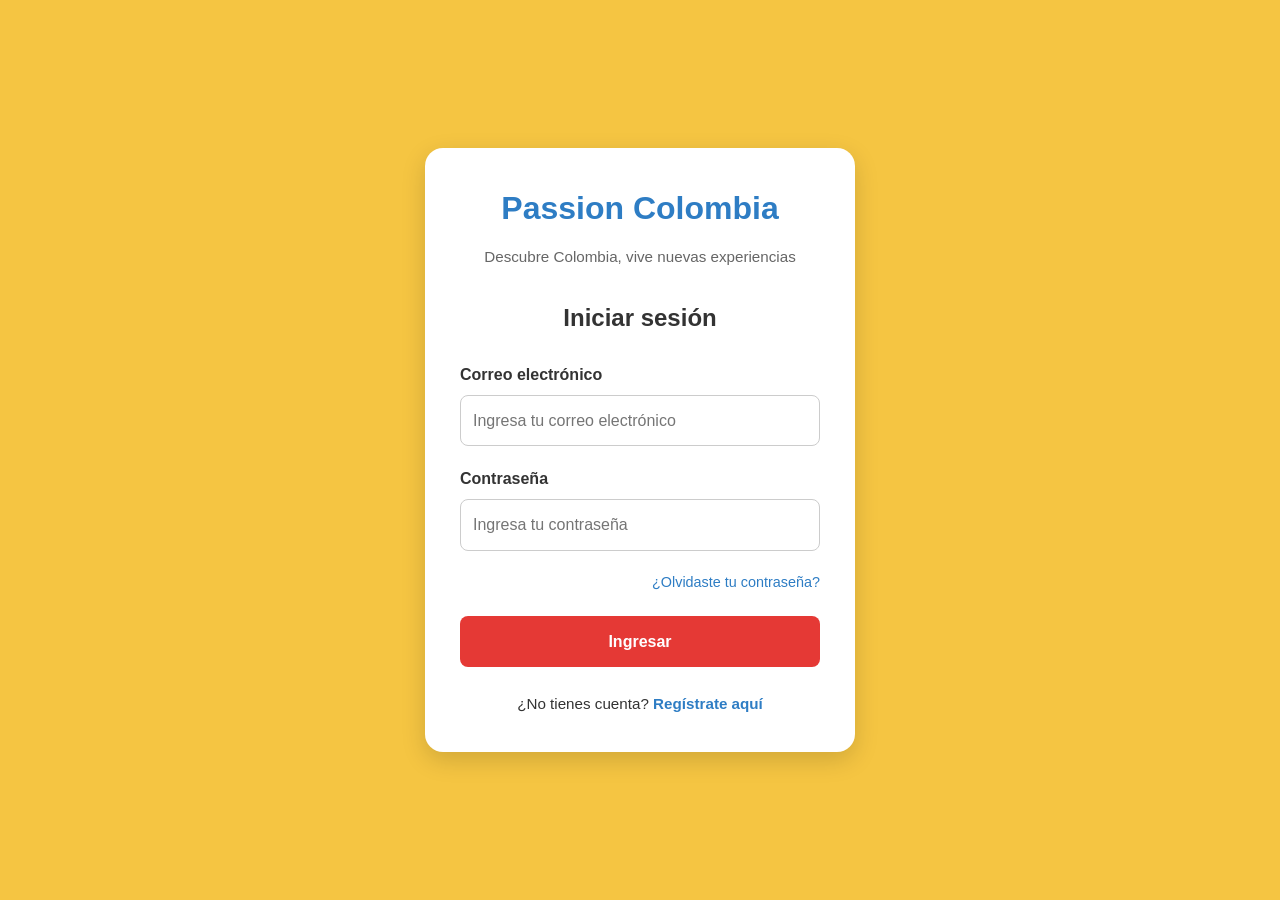
<file: index.html>
<!DOCTYPE html>
<html lang="es">

<head>
    <meta charset="UTF-8">
    <meta name="viewport" content="width=device-width, initial-scale=1.0">

    <title>Passion Colombia | Iniciar sesión</title>

    <link rel="stylesheet" href="css/estilos.css">
</head>

<body>

    <main class="contenedor-login">

        <section class="tarjeta-login">

            <header class="encabezado-login">
                <h1>Passion Colombia</h1>
                <p>Descubre Colombia, vive nuevas experiencias</p>
            </header>

            <h2>Iniciar sesión</h2>

            <form id="formulario-login">

                <div class="grupo-campo">
                    <label for="usuario">Correo electrónico</label>
                    <input
                        type="email"
                        id="usuario"
                        name="usuario"
                        placeholder="Ingresa tu correo electrónico"
                        autocomplete="email"
                        required>
                </div>

                <div class="grupo-campo">
                    <label for="contrasena">Contraseña</label>
                    <input
                        type="password"
                        id="contrasena"
                        name="contrasena"
                        placeholder="Ingresa tu contraseña"
                        autocomplete="current-password"
                        required>
                </div>

                <a href="#" id="enlace-recuperar" class="enlace-recuperar">
                    ¿Olvidaste tu contraseña?
                </a>

                <button type="submit" class="boton-principal">
                    Ingresar
                </button>

            </form>

            <p class="texto-registro">
                ¿No tienes cuenta?
                <a href="registro.html">Regístrate aquí</a>
            </p>

        </section>

    </main>

    <script src="js/app.js"></script>

</body>

</html>
</file>
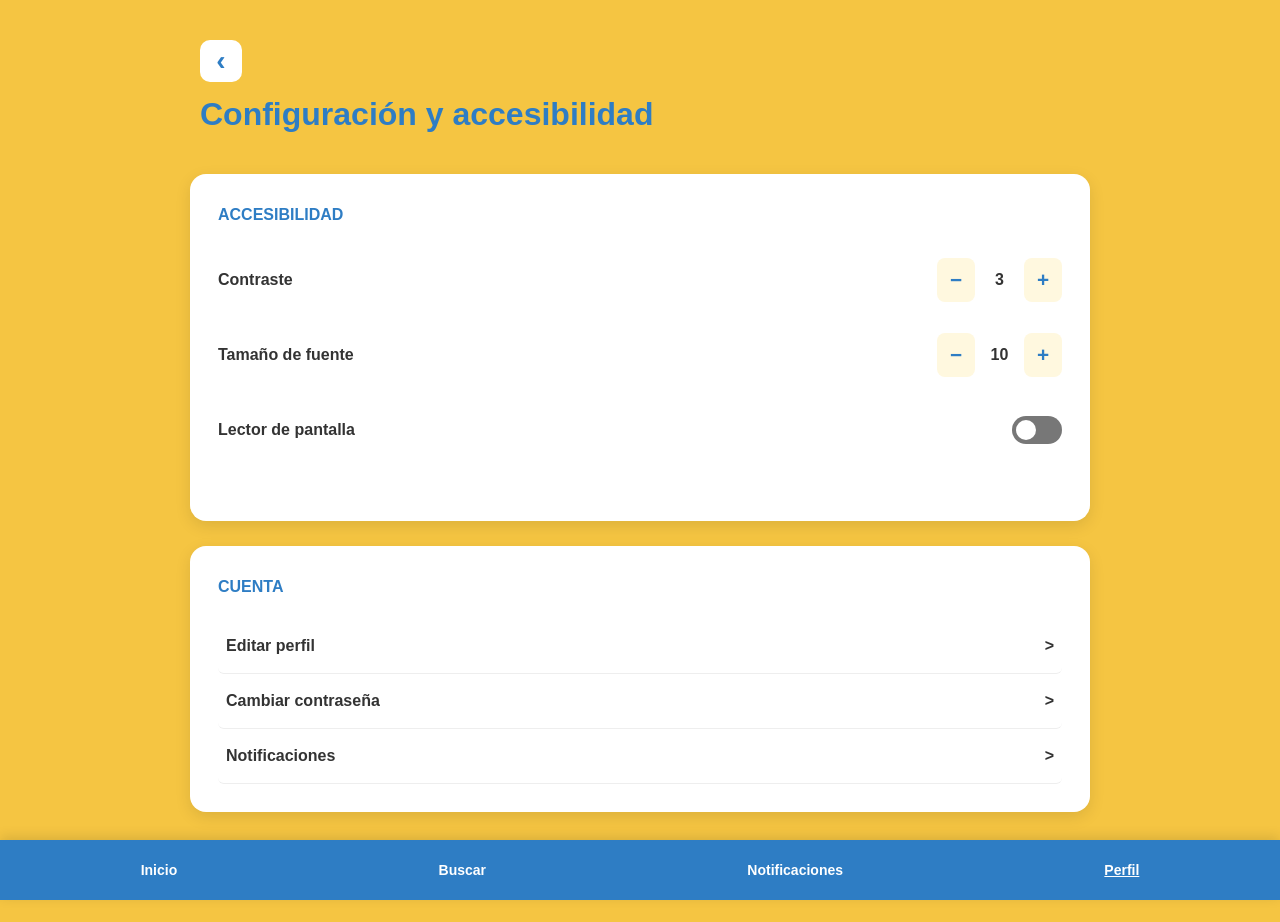
<file: configuracion.html>
<!DOCTYPE html>
<html lang="es">
<head>
    <meta charset="UTF-8">
    <meta name="viewport" content="width=device-width, initial-scale=1.0">

    <title>Configuración | Passion Colombia</title>

    <link rel="stylesheet" href="css/estilos.css">
</head>

<body class="pagina-configuracion">

    <main class="interfaz-configuracion">

        <header class="encabezado-figma">
            <a href="home.html" class="volver-configuracion"
               aria-label="Volver al inicio">‹</a>

            <h1>Configuración y accesibilidad</h1>
        </header>

        <section class="seccion-figma">
            <h2>ACCESIBILIDAD</h2>

            <div class="control-figma">
                <span id="etiqueta-contraste">Contraste</span>

                <div class="control-numerico">
                    <button type="button" id="contraste-menos"
                            aria-label="Disminuir contraste">−</button>

                    <output id="valor-contraste" aria-live="polite">3</output>

                    <button type="button" id="contraste-mas"
                            aria-label="Aumentar contraste">+</button>
                </div>
            </div>

            <div class="control-figma">
                <label for="valor-fuente">Tamaño de fuente</label>

                <div class="control-numerico">
                    <button type="button" id="fuente-menos"
                            aria-label="Disminuir tamaño de fuente">−</button>

                    <output id="valor-fuente-visible">10</output>

                    <button type="button" id="fuente-mas"
                            aria-label="Aumentar tamaño de fuente">+</button>
                </div>

                <input type="hidden" id="valor-fuente" value="10">
            </div>

            <div class="control-figma control-lector">
                <label for="lector-pantalla">Lector de pantalla</label>

                <label class="interruptor-figma">
                    <input type="checkbox" id="lector-pantalla">
                    <span class="interruptor-visual"></span>
                </label>
            </div>

            <p id="mensaje-accesibilidad" class="mensaje-figma"
               role="status" aria-live="polite"></p>
        </section>

        <section class="seccion-figma seccion-cuenta">
            <h2>CUENTA</h2>

            <a href="#editar-perfil" class="opcion-figma"
               id="opcion-editar-perfil">
                <span>Editar perfil</span>
                <span aria-hidden="true">&gt;</span>
            </a>

            <a href="#cambiar-contrasena" class="opcion-figma"
               id="opcion-contrasena">
                <span>Cambiar contraseña</span>
                <span aria-hidden="true">&gt;</span>
            </a>

            <a href="#notificaciones" class="opcion-figma"
               id="opcion-notificaciones">
                <span>Notificaciones</span>
                <span aria-hidden="true">&gt;</span>
            </a>
        </section>

        <nav class="navegacion-figma" aria-label="Navegación principal">
            <a href="home.html">Inicio</a>
            <a href="home.html#buscar-destino">Buscar</a>
            <a href="configuracion.html#opcion-notificaciones">Notificaciones</a>
            <a href="configuracion.html" aria-current="page">Perfil</a>
        </nav>

    </main>

    <script src="js/app.js"></script>

</body>
</html>
</file>
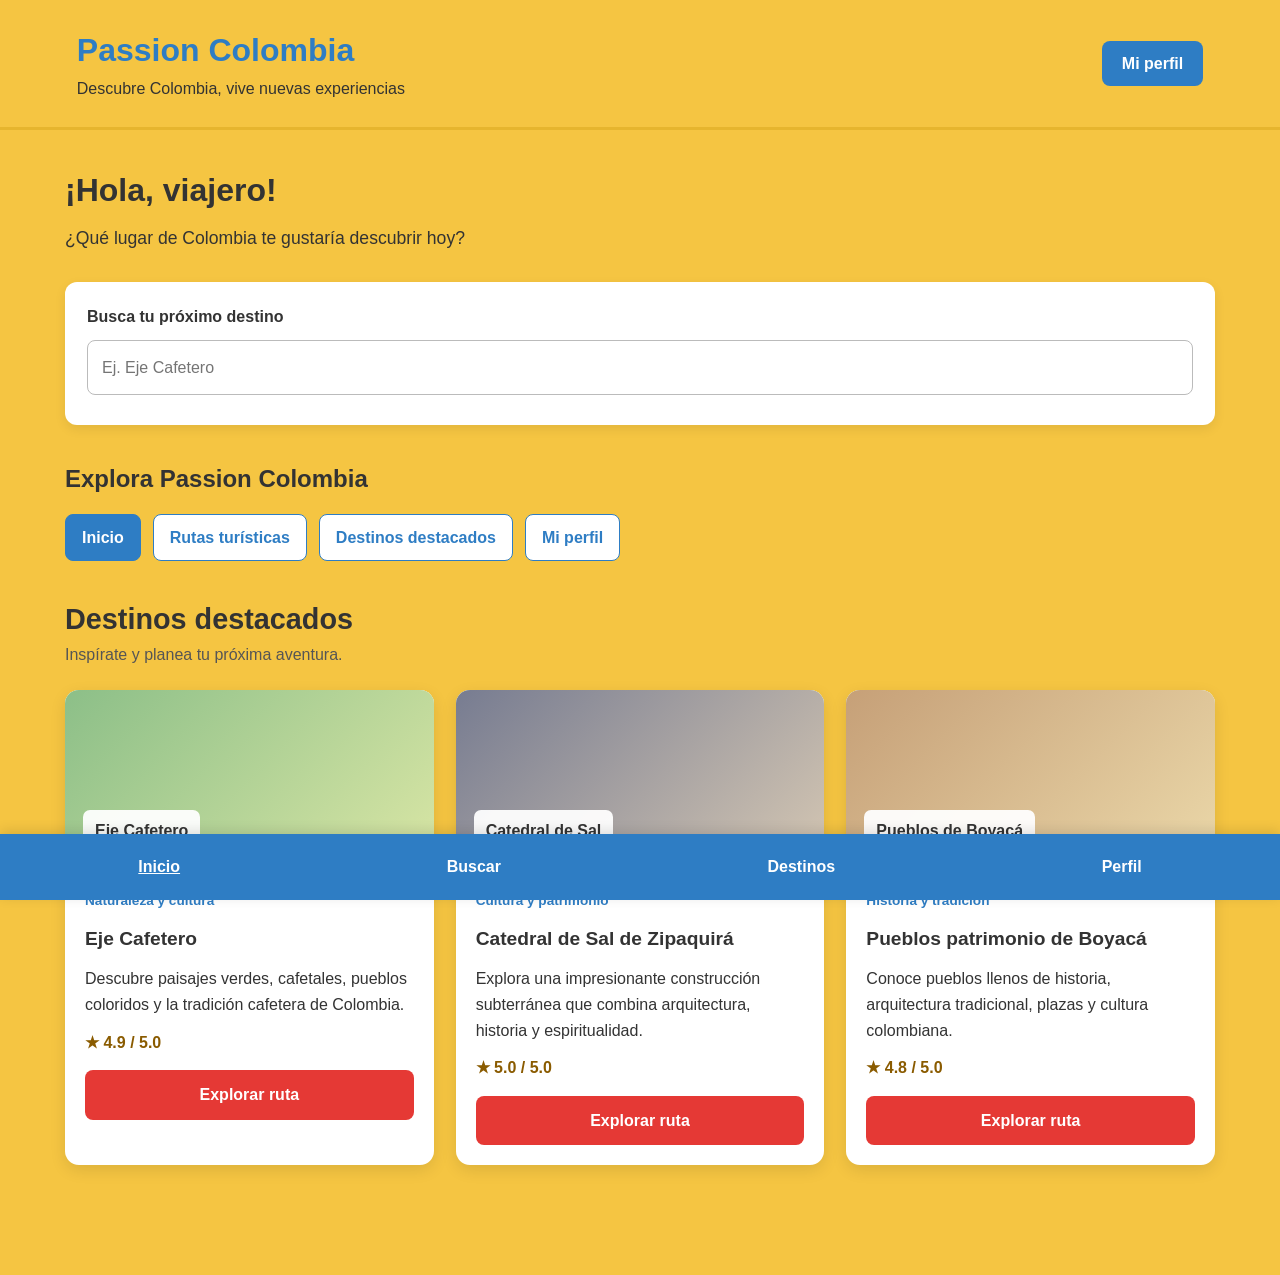
<file: home.html>
<!DOCTYPE html>
<html lang="es">

<head>
    <meta charset="UTF-8">
    <meta name="viewport" content="width=device-width, initial-scale=1.0">

    <title>Passion Colombia | Inicio</title>

    <link rel="stylesheet" href="css/estilos.css">
</head>

<body>

    <header class="cabecera-home">

        <div class="marca-home">
            <h1>Passion Colombia</h1>
            <p>Descubre Colombia, vive nuevas experiencias</p>
        </div>

        <a href="configuracion.html" class="enlace-perfil">
            Mi perfil
        </a>

    </header>

    <main class="contenido-home">

        <section class="bienvenida-home">
            <h2>¡Hola, viajero!</h2>
            <p>¿Qué lugar de Colombia te gustaría descubrir hoy?</p>
        </section>

        <section class="buscador-home" aria-label="Buscar destinos">

            <label for="buscar-destino">Busca tu próximo destino</label>

            <input
                type="search"
                id="buscar-destino"
                placeholder="Ej. Eje Cafetero"
                autocomplete="off">

            <p id="mensaje-busqueda" aria-live="polite"></p>

        </section>

        <section class="categorias-home">

            <h2>Explora Passion Colombia</h2>

            <nav class="menu-categorias" aria-label="Categorías">

                <a href="home.html" class="categoria-activa">Inicio</a>
                <a href="#rutas">Rutas turísticas</a>
                <a href="#rutas">Destinos destacados</a>
                <a href="configuracion.html">Mi perfil</a>

            </nav>

        </section>

        <section class="seccion-rutas" id="rutas">

            <div class="titulo-seccion">
                <h2>Destinos destacados</h2>
                <p>Inspírate y planea tu próxima aventura.</p>
            </div>

            <div class="rejilla-rutas">

                <article class="tarjeta-ruta" data-destino="eje cafetero">

                    <div class="imagen-ruta imagen-cafetero"
                         role="img"
                         aria-label="Ilustración representativa del Eje Cafetero">
                        <span>Eje Cafetero</span>
                    </div>

                    <div class="informacion-ruta">

                        <p class="etiqueta-destino">Naturaleza y cultura</p>

                        <h3>Eje Cafetero</h3>

                        <p>
                            Descubre paisajes verdes, cafetales,
                            pueblos coloridos y la tradición cafetera
                            de Colombia.
                        </p>

                        <p class="calificacion">★ 4.9 / 5.0</p>

                        <a href="ruta.html?destino=eje-cafetero" class="boton-ruta">
    Explorar ruta
</a>

                    </div>

                </article>

                <article class="tarjeta-ruta"
                         data-destino="catedral de sal zipaquira">

                    <div class="imagen-ruta imagen-catedral"
                         role="img"
                         aria-label="Ilustración representativa de la Catedral de Sal">
                        <span>Catedral de Sal</span>
                    </div>

                    <div class="informacion-ruta">

                        <p class="etiqueta-destino">Cultura y patrimonio</p>

                        <h3>Catedral de Sal de Zipaquirá</h3>

                        <p>
                            Explora una impresionante construcción
                            subterránea que combina arquitectura,
                            historia y espiritualidad.
                        </p>

                        <p class="calificacion">★ 5.0 / 5.0</p>

                        <a href="ruta.html?destino=catedral" class="boton-ruta">
    Explorar ruta
</a>

                    </div>

                </article>

                <article class="tarjeta-ruta"
                         data-destino="boyaca pueblos patrimonio">

                    <div class="imagen-ruta imagen-boyaca"
                         role="img"
                         aria-label="Ilustración representativa de los pueblos de Boyacá">
                        <span>Pueblos de Boyacá</span>
                    </div>

                    <div class="informacion-ruta">

                        <p class="etiqueta-destino">Historia y tradición</p>

                        <h3>Pueblos patrimonio de Boyacá</h3>

                        <p>
                            Conoce pueblos llenos de historia,
                            arquitectura tradicional, plazas
                            y cultura colombiana.
                        </p>

                        <p class="calificacion">★ 4.8 / 5.0</p>

    <a href="ruta.html?destino=boyaca" class="boton-ruta">
    Explorar ruta
</a>

                    </div>

                </article>

            </div>

            <p id="sin-resultados" class="mensaje-vacio" hidden>
                No encontramos destinos que coincidan con tu búsqueda.
            </p>

        </section>

    </main>

    <nav class="navegacion-inferior" aria-label="Navegación principal">

        <a href="home.html" aria-current="page">Inicio</a>

        <a href="#rutas">Buscar</a>

        <a href="#rutas">Destinos</a>

        <a href="configuracion.html">Perfil</a>

    </nav>

    <script src="js/app.js"></script>

</body>

</html>
</file>
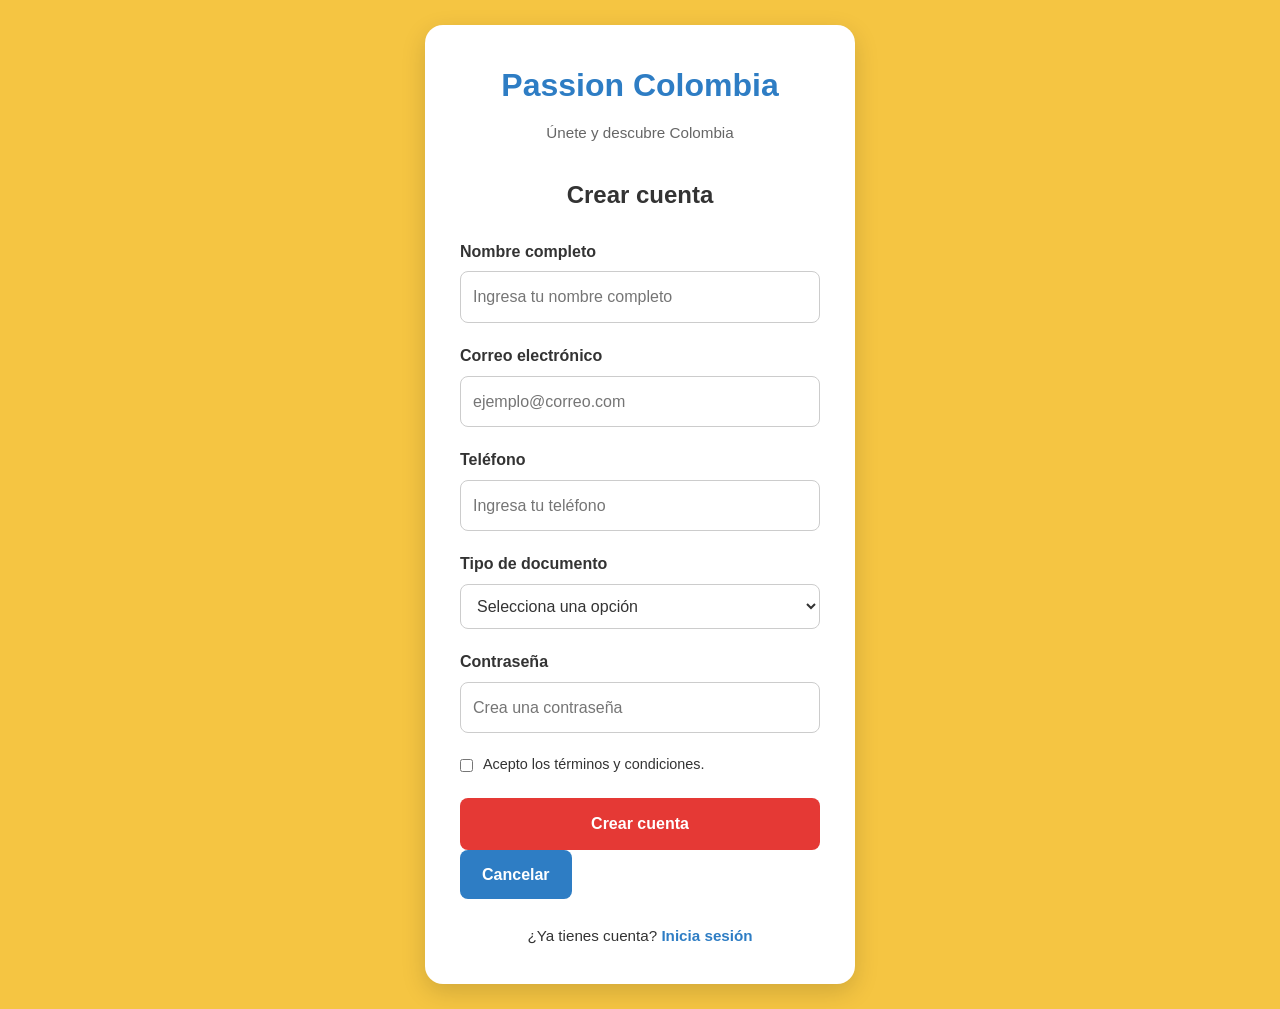
<file: registro.html>
<!DOCTYPE html>
<html lang="es">

<head>
    <meta charset="UTF-8">
    <meta name="viewport" content="width=device-width, initial-scale=1.0">

    <title>Passion Colombia | Registro</title>

    <link rel="stylesheet" href="css/estilos.css">
</head>

<body>

    <main class="contenedor-login">

        <section class="tarjeta-login">

            <header class="encabezado-login">
                <h1>Passion Colombia</h1>
                <p>Únete y descubre Colombia</p>
            </header>

            <h2>Crear cuenta</h2>

            <form id="formulario-registro">

                <div class="grupo-campo">
                    <label for="nombre">Nombre completo</label>
                    <input
                        type="text"
                        id="nombre"
                        name="nombre"
                        placeholder="Ingresa tu nombre completo"
                        autocomplete="name"
                        required>
                </div>

                <div class="grupo-campo">
                    <label for="correo">Correo electrónico</label>
                    <input
                        type="email"
                        id="correo"
                        name="correo"
                        placeholder="ejemplo@correo.com"
                        autocomplete="email"
                        required>
                </div>

                <div class="grupo-campo">
                    <label for="telefono">Teléfono</label>
                    <input
                        type="tel"
                        id="telefono"
                        name="telefono"
                        placeholder="Ingresa tu teléfono"
                        autocomplete="tel"
                        required>
                </div>

                <div class="grupo-campo">
                    <label for="tipo-documento">Tipo de documento</label>
                    <select
                        id="tipo-documento"
                        name="tipo-documento"
                        required>

                        <option value="">Selecciona una opción</option>
                        <option value="cc">Cédula de ciudadanía</option>
                        <option value="ce">Cédula de extranjería</option>
                        <option value="pasaporte">Pasaporte</option>

                    </select>
                </div>

                <div class="grupo-campo">
                    <label for="contrasena-registro">Contraseña</label>
                    <input
                        type="password"
                        id="contrasena-registro"
                        name="contrasena"
                        placeholder="Crea una contraseña"
                        autocomplete="new-password"
                        minlength="8"
                        required>
                </div>

                <div class="grupo-terminos">
                    <input
                        type="checkbox"
                        id="aceptar-terminos"
                        name="aceptar-terminos"
                        required>

                    <label for="aceptar-terminos">
                        Acepto los términos y condiciones.
                    </label>
                </div>

                <button type="submit" class="boton-principal">
                    Crear cuenta
                </button>

                <a href="index.html" class="boton-secundario">
                    Cancelar
                </a>

            </form>

            <p class="texto-registro">
                ¿Ya tienes cuenta?
                <a href="index.html">Inicia sesión</a>
            </p>

        </section>

    </main>

    <script src="js/app.js"></script>

</body>

</html>
</file>
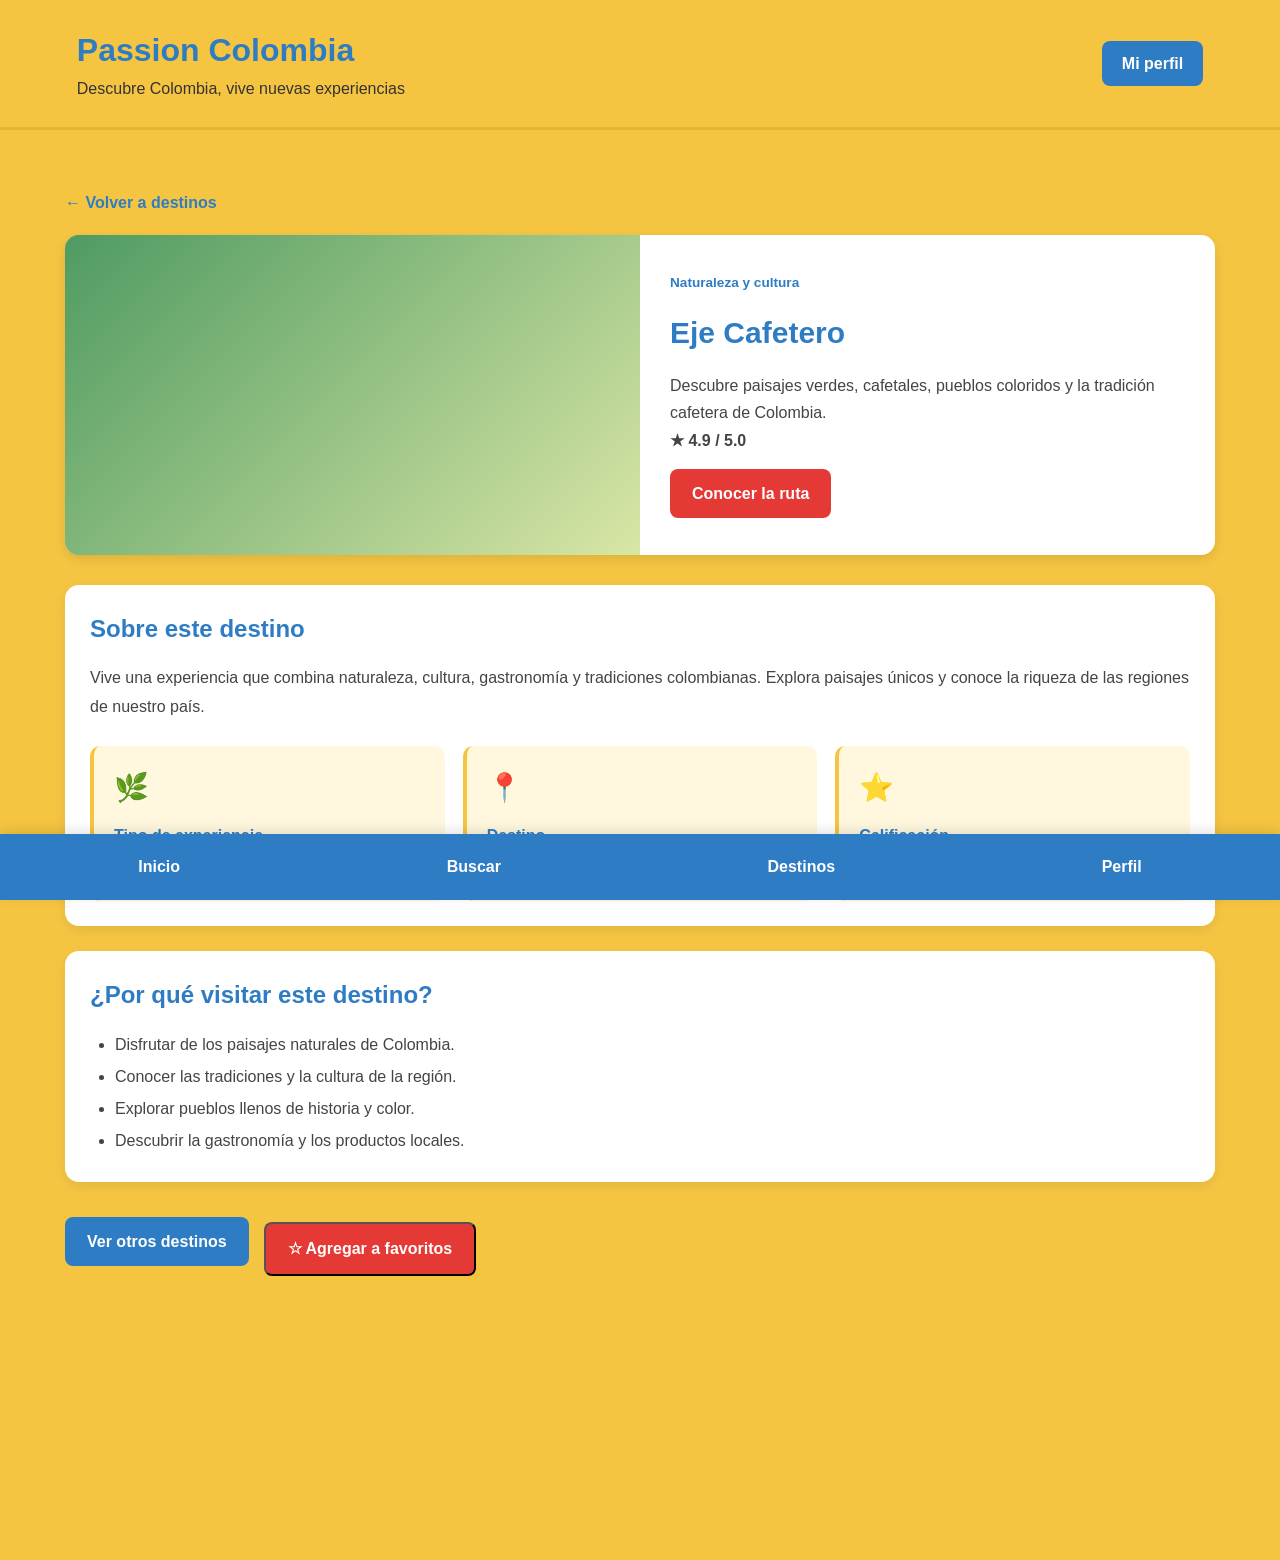
<file: ruta.html>
<!DOCTYPE html>
<html lang="es">
<head>
    <meta charset="UTF-8">
    <meta name="viewport" content="width=device-width, initial-scale=1.0">

    <title>Detalle de ruta | Passion Colombia</title>

    <link rel="stylesheet" href="css/estilos.css">
</head>

<body class="pagina-ruta">

    <header class="cabecera-home">
        <div class="marca-home">
            <h1>Passion Colombia</h1>
            <p>Descubre Colombia, vive nuevas experiencias</p>
        </div>

        <a href="configuracion.html" class="enlace-perfil">
            Mi perfil
        </a>
    </header>

    <main class="contenido-home detalle-ruta">

        <a href="home.html" class="volver-inicio">
            ← Volver a destinos
        </a>

        <section class="portada-ruta">
            <div class="imagen-detalle imagen-cafetero"
                 role="img"
                 aria-label="Paisaje representativo del Eje Cafetero">
            </div>

            <div class="contenido-portada">
                <span class="etiqueta-destino">Naturaleza y cultura</span>

                <h2 id="nombre-ruta">Eje Cafetero</h2>

                <p id="descripcion-ruta">
                    Descubre paisajes verdes, cafetales, pueblos coloridos
                    y la tradición cafetera de Colombia.
                </p>

                <p class="calificacion">★ 4.9 / 5.0</p>

                <a href="#informacion-ruta" class="boton-ruta">
                    Conocer la ruta
                </a>
            </div>
        </section>

        <section id="informacion-ruta" class="informacion-detalle">
            <h2>Sobre este destino</h2>

            <p>
                Vive una experiencia que combina naturaleza, cultura,
                gastronomía y tradiciones colombianas. Explora paisajes
                únicos y conoce la riqueza de las regiones de nuestro país.
            </p>

            <div class="datos-ruta">
                <article class="dato-ruta">
                    <span aria-hidden="true">🌿</span>
                    <h3>Tipo de experiencia</h3>
                    <p>Naturaleza y cultura</p>
                </article>

                <article class="dato-ruta">
                    <span aria-hidden="true">📍</span>
                    <h3>Destino</h3>
                    <p id="ubicacion-ruta">Región cafetera de Colombia</p>
                </article>

                <article class="dato-ruta">
                    <span aria-hidden="true">⭐</span>
                    <h3>Calificación</h3>
                    <p>4.9 de 5.0</p>
                </article>
            </div>
        </section>

        <section class="recomendaciones-ruta">
            <h2>¿Por qué visitar este destino?</h2>

            <ul>
                <li>Disfrutar de los paisajes naturales de Colombia.</li>
                <li>Conocer las tradiciones y la cultura de la región.</li>
                <li>Explorar pueblos llenos de historia y color.</li>
                <li>Descubrir la gastronomía y los productos locales.</li>
            </ul>
        </section>

        <div class="acciones-ruta">
            <a href="home.html" class="boton-secundario">
                Ver otros destinos
            </a>

            <button type="button" id="boton-favorito" class="boton-ruta">
                ☆ Agregar a favoritos
            </button>
        </div>

        <p id="mensaje-favorito" class="mensaje-favorito"
           role="status" aria-live="polite"></p>

    </main>

    <nav class="navegacion-inferior" aria-label="Navegación principal">
        <a href="home.html">Inicio</a>
        <a href="home.html#buscar-destino">Buscar</a>
        <a href="home.html#destinos">Destinos</a>
        <a href="configuracion.html">Perfil</a>
    </nav>

    <script src="js/app.js"></script>

</body>
</html>
</file>
<file: css/estilos.css>
/* =========================================
   PASSION COLOMBIA
   HOJA DE ESTILOS PRINCIPAL
========================================= */

/* 1. CONFIGURACIÓN GENERAL */

* {
    margin: 0;
    padding: 0;
    box-sizing: border-box;
}

html {
    scroll-behavior: smooth;
}

body {
    font-family: Arial, Helvetica, sans-serif;
    background-color: #F5C542;
    color: #333333;
    line-height: 1.6;
}

button,
input,
select {
    font: inherit;
}

a {
    transition: color 0.2s, background-color 0.2s;
}

:focus-visible {
    outline: 3px solid #2E7DC4;
    outline-offset: 3px;
}


/* =========================================
   2. INICIO DE SESIÓN
========================================= */

.contenedor-login {
    min-height: 100vh;
    display: flex;
    justify-content: center;
    align-items: center;
    padding: 25px;
}

.tarjeta-login {
    width: 100%;
    max-width: 430px;
    background-color: #FFFFFF;
    padding: 35px;
    border-radius: 18px;
    box-shadow: 0 8px 25px rgba(0, 0, 0, 0.15);
}

.encabezado-login {
    text-align: center;
    margin-bottom: 30px;
}

.encabezado-login h1 {
    color: #2E7DC4;
    font-size: 2rem;
    margin-bottom: 10px;
}

.encabezado-login p {
    color: #666666;
    font-size: 0.95rem;
}

.tarjeta-login h2 {
    color: #333333;
    text-align: center;
    margin-bottom: 25px;
}

.grupo-campo {
    margin-bottom: 20px;
}

.grupo-campo label {
    display: block;
    margin-bottom: 7px;
    font-weight: bold;
    color: #333333;
}

.grupo-campo input,
.grupo-campo select {
    width: 100%;
    padding: 12px;
    border: 1px solid #CCCCCC;
    border-radius: 8px;
    font-size: 1rem;
    background-color: #FFFFFF;
    color: #333333;
}

.grupo-campo input:focus,
.grupo-campo select:focus {
    outline: 2px solid #2E7DC4;
    border-color: #2E7DC4;
}

.enlace-recuperar {
    display: block;
    text-align: right;
    color: #2E7DC4;
    text-decoration: none;
    font-size: 0.9rem;
    margin-bottom: 22px;
}

.enlace-recuperar:hover {
    text-decoration: underline;
}

.boton-principal {
    display: block;
    width: 100%;
    padding: 13px;
    background-color: #E53935;
    color: #FFFFFF;
    border: none;
    border-radius: 8px;
    font-size: 1rem;
    font-weight: bold;
    cursor: pointer;
    transition: background-color 0.3s;
}

.boton-principal:hover {
    background-color: #C62828;
}

.texto-registro {
    text-align: center;
    margin-top: 25px;
    font-size: 0.95rem;
}

.texto-registro a {
    color: #2E7DC4;
    font-weight: bold;
    text-decoration: none;
}

.texto-registro a:hover {
    text-decoration: underline;
}


/* =========================================
   3. REGISTRO
========================================= */

.grupo-terminos {
    display: flex;
    align-items: flex-start;
    gap: 10px;
    margin-bottom: 22px;
}

.grupo-terminos input {
    margin-top: 6px;
    accent-color: #2E7DC4;
    flex-shrink: 0;
}

.grupo-terminos label {
    font-size: 0.9rem;
}

.boton-secundario {
    display: inline-block;
    padding: 12px 22px;
    background-color: #2E7DC4;
    color: #FFFFFF;
    text-align: center;
    text-decoration: none;
    border: none;
    border-radius: 8px;
    font-weight: bold;
    cursor: pointer;
}

.boton-secundario:hover {
    background-color: #205F98;
}


/* =========================================
   4. ENCABEZADO DE LA PÁGINA PRINCIPAL
========================================= */

.cabecera-home {
    background-color: #F5C542;
    padding: 25px 6%;
    display: flex;
    justify-content: space-between;
    align-items: center;
    gap: 20px;
    flex-wrap: wrap;
    border-bottom: 3px solid #E6B52E;
}

.marca-home h1 {
    color: #2E7DC4;
    font-size: 2rem;
}

.marca-home p {
    color: #333333;
}

.enlace-perfil {
    display: inline-block;
    background-color: #2E7DC4;
    color: #FFFFFF;
    text-decoration: none;
    padding: 10px 20px;
    border-radius: 8px;
    font-weight: bold;
}

.enlace-perfil:hover {
    background-color: #205F98;
}


/* =========================================
   5. CONTENIDO PRINCIPAL
========================================= */

.contenido-home {
    width: 90%;
    max-width: 1150px;
    margin: 35px auto 110px;
}

.bienvenida-home {
    margin-bottom: 30px;
}

.bienvenida-home h2 {
    color: #333333;
    font-size: 2rem;
    margin-bottom: 8px;
}

.bienvenida-home p {
    font-size: 1.1rem;
}


/* =========================================
   6. BUSCADOR DE DESTINOS
========================================= */

.buscador-home {
    background-color: #FFFFFF;
    padding: 22px;
    border-radius: 12px;
    margin-bottom: 35px;
    box-shadow: 0 4px 12px rgba(0, 0, 0, 0.08);
}

.buscador-home label {
    display: block;
    font-weight: bold;
    margin-bottom: 10px;
}

.buscador-home input {
    width: 100%;
    padding: 14px;
    border: 1px solid #BBBBBB;
    border-radius: 8px;
    font-size: 1rem;
}

.buscador-home input:focus {
    outline: 2px solid #2E7DC4;
}

#mensaje-busqueda {
    margin-top: 8px;
    font-size: 0.9rem;
}


/* =========================================
   7. CATEGORÍAS
========================================= */

.categorias-home {
    margin-bottom: 35px;
}

.categorias-home h2 {
    margin-bottom: 15px;
    color: #333333;
}

.menu-categorias {
    display: flex;
    flex-wrap: wrap;
    gap: 12px;
}

.menu-categorias a {
    background-color: #FFFFFF;
    color: #2E7DC4;
    padding: 10px 16px;
    border-radius: 8px;
    text-decoration: none;
    border: 1px solid #2E7DC4;
    font-weight: bold;
}

.menu-categorias a:hover,
.menu-categorias .categoria-activa {
    background-color: #2E7DC4;
    color: #FFFFFF;
}


/* =========================================
   8. TARJETAS DE DESTINOS
========================================= */

.titulo-seccion {
    margin-bottom: 22px;
}

.titulo-seccion h2 {
    font-size: 1.8rem;
    color: #333333;
}

.titulo-seccion p {
    color: #555555;
}

.rejilla-rutas {
    display: grid;
    grid-template-columns: repeat(3, minmax(0, 1fr));
    gap: 22px;
}

.tarjeta-ruta {
    background-color: #FFFFFF;
    border-radius: 14px;
    overflow: hidden;
    box-shadow: 0 5px 16px rgba(0, 0, 0, 0.10);
    transition: transform 0.2s, box-shadow 0.2s;
}

.tarjeta-ruta:hover {
    transform: translateY(-4px);
    box-shadow: 0 8px 22px rgba(0, 0, 0, 0.15);
}

.imagen-ruta {
    min-height: 180px;
    display: flex;
    align-items: end;
    padding: 18px;
    background-color: #DCE8C7;
    background-image: linear-gradient(
        135deg,
        #8CBF88,
        #D9E6A5
    );
}

.imagen-ruta span {
    background-color: rgba(255, 255, 255, 0.94);
    color: #333333;
    padding: 8px 12px;
    border-radius: 7px;
    font-weight: bold;
}

.imagen-cafetero {
    background-image: linear-gradient(
        135deg,
        #8CBF88,
        #D9E6A5
    );
}

.imagen-catedral {
    background-image: linear-gradient(
        135deg,
        #777C91,
        #D5C7B3
    );
}

.imagen-boyaca {
    background-image: linear-gradient(
        135deg,
        #C6A078,
        #EBD8A9
    );
}

.informacion-ruta {
    padding: 20px;
}

.informacion-ruta h3 {
    font-size: 1.2rem;
    margin: 8px 0 12px;
    color: #333333;
}

.informacion-ruta p {
    margin-bottom: 12px;
}

.etiqueta-destino {
    color: #2E7DC4;
    font-size: 0.85rem;
    font-weight: bold;
}

.calificacion {
    color: #8A5B00;
    font-weight: bold;
}

.boton-ruta {
    display: block;
    text-align: center;
    text-decoration: none;
    background-color: #E53935;
    color: #FFFFFF;
    padding: 12px;
    border-radius: 8px;
    font-weight: bold;
    margin-top: 15px;
}

.boton-ruta:hover {
    background-color: #C62828;
}

.mensaje-vacio {
    background-color: #FFFFFF;
    padding: 20px;
    border-radius: 8px;
    margin-top: 20px;
}


/* =========================================
   9. NAVEGACIÓN INFERIOR
========================================= */

.navegacion-inferior {
    position: fixed;
    bottom: 0;
    left: 0;
    width: 100%;
    background-color: #2E7DC4;
    display: flex;
    justify-content: space-around;
    align-items: center;
    padding: 15px 10px;
    gap: 10px;
    box-shadow: 0 -3px 12px rgba(0, 0, 0, 0.12);
    z-index: 100;
}

.navegacion-inferior a {
    color: #FFFFFF;
    text-decoration: none;
    font-weight: bold;
    padding: 5px;
}

.navegacion-inferior a:hover,
.navegacion-inferior a[aria-current="page"] {
    text-decoration: underline;
}


/* =========================================
   10. DETALLE DE RUTA TURÍSTICA
========================================= */

.detalle-ruta {
    padding-top: 25px;
    padding-bottom: 100px;
}

.volver-inicio {
    display: inline-block;
    margin-bottom: 20px;
    color: #2E7DC4;
    font-weight: bold;
    text-decoration: none;
}

.volver-inicio:hover {
    text-decoration: underline;
}

.portada-ruta {
    display: grid;
    grid-template-columns: 1fr 1fr;
    overflow: hidden;
    background: #FFFFFF;
    border-radius: 14px;
    box-shadow: 0 4px 12px rgba(0, 0, 0, 0.10);
    margin-bottom: 30px;
}

.imagen-detalle {
    min-height: 320px;
    background-size: cover;
    background-position: center;
}

.imagen-detalle.imagen-cafetero {
    min-height: 320px;
    background-color: #8CBF88;
    background-image: linear-gradient(
        135deg,
        #4F9B62,
        #D9E6A5
    );
}

.contenido-portada {
    padding: 30px;
    display: flex;
    flex-direction: column;
    justify-content: center;
    align-items: flex-start;
}

.contenido-portada h2 {
    color: #2E7DC4;
    font-size: 30px;
    margin: 15px 0;
}

.contenido-portada p {
    line-height: 1.7;
    color: #444444;
}

.contenido-portada .boton-ruta {
    display: inline-block;
    width: auto;
    margin-top: 15px;
    padding: 12px 22px;
}

.informacion-detalle,
.recomendaciones-ruta {
    background: #FFFFFF;
    padding: 25px;
    border-radius: 14px;
    margin-bottom: 25px;
    box-shadow: 0 4px 12px rgba(0, 0, 0, 0.08);
}

.informacion-detalle h2,
.recomendaciones-ruta h2 {
    color: #2E7DC4;
    margin-bottom: 15px;
}

.informacion-detalle > p {
    color: #444444;
    line-height: 1.8;
}

.datos-ruta {
    display: grid;
    grid-template-columns: repeat(3, 1fr);
    gap: 18px;
    margin-top: 25px;
}

.dato-ruta {
    padding: 20px;
    background: #FFF8DF;
    border-radius: 10px;
    border-left: 4px solid #F5C542;
}

.dato-ruta span {
    font-size: 28px;
}

.dato-ruta h3 {
    font-size: 16px;
    margin: 12px 0 8px;
    color: #2E7DC4;
}

.dato-ruta p {
    color: #444444;
    line-height: 1.5;
}

.recomendaciones-ruta ul {
    padding-left: 25px;
    line-height: 2;
    color: #444444;
}

.acciones-ruta {
    display: flex;
    flex-wrap: wrap;
    gap: 15px;
    align-items: center;
    margin: 25px 0;
}

.acciones-ruta .boton-ruta,
.acciones-ruta .boton-secundario {
    width: auto;
    padding: 12px 22px;
    cursor: pointer;
}

.mensaje-favorito {
    min-height: 24px;
    color: #2166A3;
    font-weight: bold;
    margin-bottom: 25px;
}


/* =========================================
   11. CONFIGURACIÓN Y ACCESIBILIDAD
   PASSION COLOMBIA
========================================= */

body.pagina-configuracion {
    background-color: #F5C542;
    color: #333333;
    font-family: Arial, Helvetica, sans-serif;
}

/* Contenedor principal */

.interfaz-configuracion {
    width: 100%;
    max-width: 1150px;
    min-height: 100vh;
    margin: 0 auto;
    padding: 25px 20px 85px;
    position: relative;
    background-color: #F5C542;
}

/* Encabezado */

.encabezado-figma {
    max-width: 900px;
    margin: 0 auto 25px;
    padding: 15px 10px;
}

.volver-configuracion {
    display: inline-flex;
    align-items: center;
    justify-content: center;
    width: 42px;
    height: 42px;
    margin-bottom: 12px;
    color: #2E7DC4;
    background-color: #FFFFFF;
    border-radius: 10px;
    text-decoration: none;
    font-size: 28px;
    font-weight: bold;
}

.encabezado-figma h1 {
    max-width: 600px;
    color: #2E7DC4;
    font-size: 2rem;
    line-height: 1.25;
}

/* Secciones blancas */

.seccion-figma {
    width: 100%;
    max-width: 900px;
    margin: 0 auto 25px;
    padding: 28px;
    background-color: #FFFFFF;
    border-radius: 16px;
    box-shadow: 0 5px 16px rgba(0, 0, 0, 0.10);
}

.seccion-figma h2 {
    margin-bottom: 20px;
    color: #2E7DC4;
    font-size: 1rem;
    font-weight: bold;
}

/* Controles de accesibilidad */

.control-figma {
    display: flex;
    align-items: center;
    justify-content: space-between;
    gap: 20px;
    min-height: 65px;
    margin-bottom: 10px;
    color: #333333;
    font-size: 1rem;
    font-weight: bold;
}

.control-numerico {
    display: flex;
    align-items: center;
    justify-content: center;
    gap: 12px;
    flex-shrink: 0;
}

.control-numerico button {
    min-width: 38px;
    min-height: 38px;
    padding: 5px;
    border: none;
    border-radius: 8px;
    background-color: #FFF8DF;
    color: #2E7DC4;
    font-size: 1.3rem;
    font-weight: bold;
    cursor: pointer;
}

.control-numerico button:hover {
    background-color: #F5C542;
}

.control-numerico output {
    min-width: 25px;
    text-align: center;
    color: #333333;
    font-size: 1rem;
    font-weight: bold;
}

/* Interruptor del lector de pantalla */

.interruptor-figma {
    position: relative;
    display: inline-block;
    width: 50px;
    height: 28px;
    flex-shrink: 0;
}

.interruptor-figma input {
    position: absolute;
    width: 100%;
    height: 100%;
    margin: 0;
    opacity: 0;
    cursor: pointer;
}

.interruptor-visual {
    position: absolute;
    inset: 0;
    border-radius: 30px;
    background-color: #777777;
    cursor: pointer;
    pointer-events: none;
}

.interruptor-visual::before {
    content: "";
    position: absolute;
    top: 4px;
    left: 4px;
    width: 20px;
    height: 20px;
    border-radius: 50%;
    background-color: #FFFFFF;
    transition: transform 0.2s;
}

.interruptor-figma input:checked + .interruptor-visual {
    background-color: #2E7DC4;
}

.interruptor-figma input:checked + .interruptor-visual::before {
    transform: translateX(22px);
}

.interruptor-figma input:focus-visible + .interruptor-visual {
    outline: 3px solid #E53935;
    outline-offset: 3px;
}

/* Mensajes accesibles */

.mensaje-figma {
    min-height: 20px;
    margin-top: 8px;
    color: #2166A3;
    font-size: 0.9rem;
    font-weight: bold;
}

/* Opciones de cuenta */

.seccion-cuenta {
    margin-top: 0;
}

.opcion-figma {
    display: flex;
    align-items: center;
    justify-content: space-between;
    gap: 15px;
    min-height: 55px;
    padding: 12px 8px;
    border-bottom: 1px solid #EEEEEE;
    border-radius: 6px;
    color: #333333;
    font-size: 1rem;
    font-weight: bold;
    text-decoration: none;
}

.opcion-figma:hover {
    background-color: #FFF8DF;
    color: #2E7DC4;
}

/* Navegación inferior */

.navegacion-figma {
    position: fixed;
    bottom: 0;
    left: 0;
    z-index: 100;
    width: 100%;
    min-height: 60px;
    padding: 10px 15px;
    display: flex;
    align-items: center;
    justify-content: space-around;
    gap: 10px;
    background-color: #2E7DC4;
    box-shadow: 0 -3px 12px rgba(0, 0, 0, 0.12);
}

.navegacion-figma a {
    padding: 8px;
    color: #FFFFFF;
    font-size: 0.9rem;
    font-weight: bold;
    text-align: center;
    text-decoration: none;
}

.navegacion-figma a:hover,
.navegacion-figma a[aria-current="page"] {
    text-decoration: underline;
}

/* Preferencias de accesibilidad */

body.texto-grande {
    font-size: 18px;
}

body.texto-muy-grande {
    font-size: 20px;
}

body.alto-contraste {
    background-color: #000000;
    color: #FFFFFF;
}

body.alto-contraste .seccion-figma {
    background-color: #000000;
    color: #FFFFFF;
    border: 2px solid #FFFFFF;
}

body.alto-contraste .seccion-figma h2,
body.alto-contraste .control-figma,
body.alto-contraste .opcion-figma,
body.alto-contraste .control-numerico output {
    color: #FFFFFF;
}

body.reducir-animaciones *,
body.reducir-animaciones *::before,
body.reducir-animaciones *::after {
    animation-duration: 0.01ms !important;
    animation-iteration-count: 1 !important;
    transition-duration: 0.01ms !important;
    scroll-behavior: auto !important;
}

/* Adaptación a dispositivos móviles */

@media (max-width: 600px) {
    .interfaz-configuracion {
        padding: 15px 12px 85px;
    }

    .encabezado-figma {
        padding: 12px 8px;
    }

    .encabezado-figma h1 {
        font-size: 1.65rem;
    }

    .seccion-figma {
        padding: 20px;
        margin-bottom: 20px;
    }

    .control-figma {
        min-height: 58px;
        gap: 10px;
        font-size: 0.95rem;
    }

    .control-numerico {
        gap: 6px;
    }

    .control-numerico button {
        min-width: 32px;
        min-height: 36px;
    }

    .navegacion-figma {
        padding: 8px 5px;
        gap: 2px;
    }

    .navegacion-figma a {
        padding: 8px 3px;
        font-size: 0.75rem;
    }
}







/* =========================================
   ACCESIBILIDAD FUNCIONAL
   PASSION COLOMBIA
========================================= */

/* -----------------------------------------
   1. TAMAÑO DE FUENTE
----------------------------------------- */

/* Tamaño inicial: 10 */
.pagina-configuracion .interfaz-configuracion {
    font-size: calc(16px * var(--escala-fuente, 1));
}

/* Los controles también deben adaptarse */
.pagina-configuracion .seccion-figma,
.pagina-configuracion .seccion-figma p,
.pagina-configuracion .seccion-figma label,
.pagina-configuracion .seccion-figma a,
.pagina-configuracion .seccion-figma h2 {
    font-size: inherit;
}

/* Mantener los títulos destacados */
.pagina-configuracion .encabezado-figma h1 {
    font-size: calc(32px * var(--escala-fuente, 1));
}

.pagina-configuracion .control-figma {
    font-size: calc(16px * var(--escala-fuente, 1));
}

.pagina-configuracion .opcion-figma {
    font-size: calc(16px * var(--escala-fuente, 1));
}

.pagina-configuracion .navegacion-figma a {
    font-size: calc(14px * var(--escala-fuente, 1));
}


/* -----------------------------------------
   2. NIVEL DE CONTRASTE
----------------------------------------- */

/* Nivel 1: contraste normal */
.pagina-configuracion {
    --color-texto-accesible: #333333;
    --color-titulo-accesible: #2E7DC4;
    --color-fondo-tarjeta: #FFFFFF;
}

/* Nivel 2: contraste ligeramente reforzado */
.pagina-configuracion.contraste-medio {
    --color-texto-accesible: #222222;
    --color-titulo-accesible: #15558D;
    --color-fondo-tarjeta: #FFFFFF;
}

/* Niveles 4 y 5: alto contraste */
.pagina-configuracion.contraste-alto {
    --color-texto-accesible: #000000;
    --color-titulo-accesible: #003B70;
    --color-fondo-tarjeta: #FFFFFF;
}

/* Aplicar los colores seleccionados */
.pagina-configuracion .seccion-figma {
    background-color: var(--color-fondo-tarjeta);
    color: var(--color-texto-accesible);
}

.pagina-configuracion .seccion-figma h2 {
    color: var(--color-titulo-accesible);
}

.pagina-configuracion .control-figma {
    color: var(--color-texto-accesible);
}

.pagina-configuracion .opcion-figma {
    color: var(--color-texto-accesible);
}

.pagina-configuracion .control-numerico output {
    color: var(--color-texto-accesible);
}

/* Mantener visible el foco del teclado */
.pagina-configuracion button:focus-visible,
.pagina-configuracion a:focus-visible,
.pagina-configuracion input:focus-visible {
    outline: 3px solid #E53935;
    outline-offset: 3px;
}
</file>
